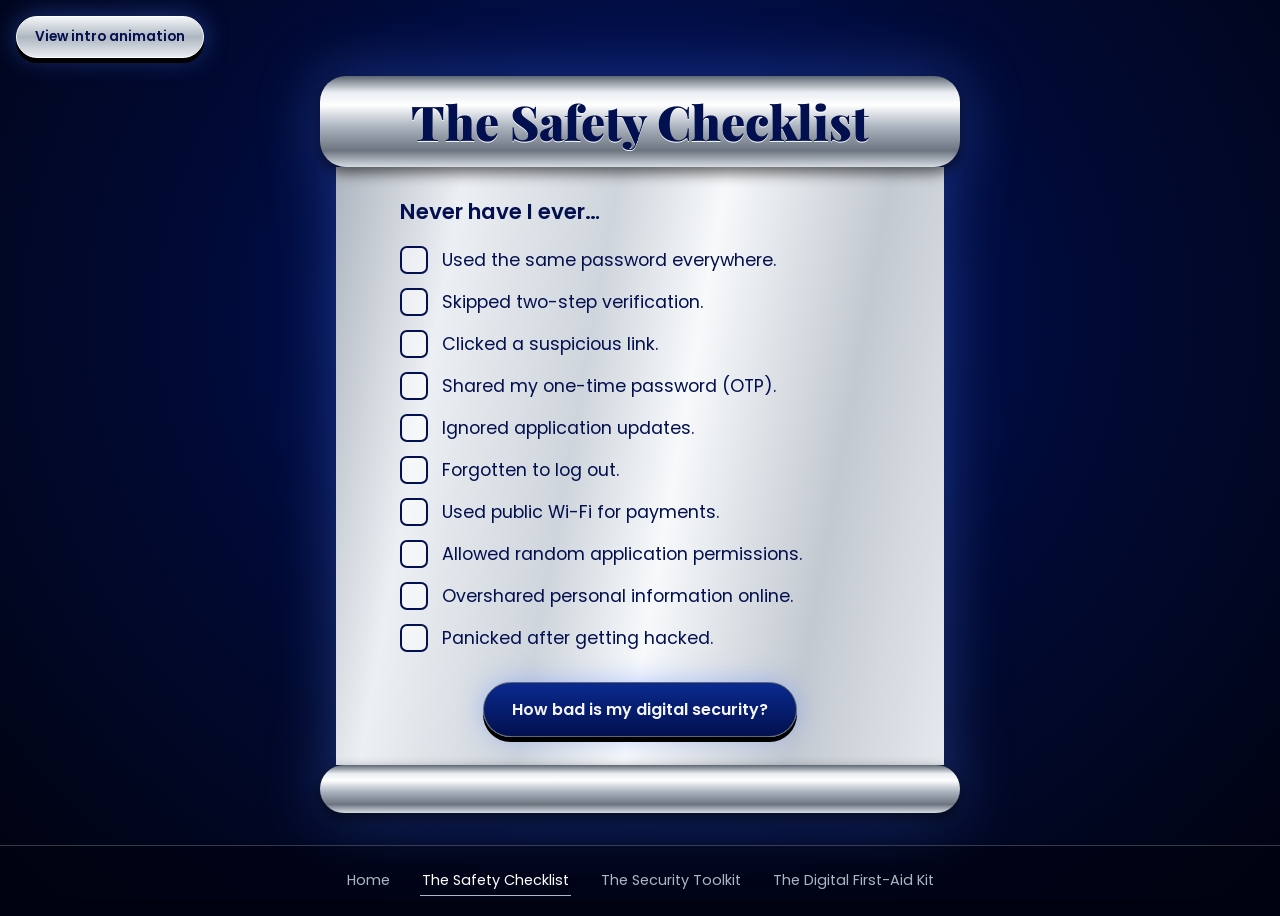
<file: index.html>
<!DOCTYPE html>
<html lang="en">
<head>
  <meta charset="UTF-8">
  <meta name="viewport" content="width=device-width, initial-scale=1">
  <title>The Safety Checklist</title>
  <link rel="preconnect" href="https://fonts.googleapis.com">
  <link rel="preconnect" href="https://fonts.gstatic.com" crossorigin>
  <link href="https://fonts.googleapis.com/css2?family=Playfair+Display:wght@700;900&family=Poppins:wght@400;500;600&display=swap" rel="stylesheet">
  <link rel="stylesheet" href="css/style.css">
</head>
<body>

  <!-- PAGE 1: INTRO (video with sound, then zoom into the broken lock) -->
  <section id="intro" class="stage active">
    <div class="film" id="film">
      <video id="video" src="assets/scroll-film.mp4" playsinline preload="auto"></video>
    </div>
    <button id="skip" class="btn small corner right">Skip intro</button>
    <!-- Only shown if the browser blocks sound autoplay; any click or key starts the video with sound -->
    <p class="hint" id="sound-hint" hidden>Tap anywhere to play with sound</p>
  </section>

  <!-- PAGE 2: CHECKLIST (silver scroll opens) -->
  <section id="checklist" class="stage">
    <button id="replay" class="btn small corner left">View intro animation</button>
    <div class="scroll" id="scroll">
      <div class="roller top"><h1 class="title">The Safety Checklist</h1></div>
      <div class="scroll-body">
        <div class="scroll-inner">
          <h2>Never have I ever…</h2>
          <ul class="items" id="items">
            <li><label><input type="checkbox"><span>Used the same password everywhere.</span></label></li>
            <li><label><input type="checkbox"><span>Skipped two-step verification.</span></label></li>
            <li><label><input type="checkbox"><span>Clicked a suspicious link.</span></label></li>
            <li><label><input type="checkbox"><span>Shared my one-time password (OTP).</span></label></li>
            <li><label><input type="checkbox"><span>Ignored application updates.</span></label></li>
            <li><label><input type="checkbox"><span>Forgotten to log out.</span></label></li>
            <li><label><input type="checkbox"><span>Used public Wi-Fi for payments.</span></label></li>
            <li><label><input type="checkbox"><span>Allowed random application permissions.</span></label></li>
            <li><label><input type="checkbox"><span>Overshared personal information online.</span></label></li>
            <li><label><input type="checkbox"><span>Panicked after getting hacked.</span></label></li>
          </ul>
          <button id="show-results" class="btn dark">How bad is my digital security?</button>
        </div>
      </div>
      <div class="roller bottom"></div>
    </div>
  </section>

  <!-- PAGE 3: RESULTS (filled in by js/main.js) -->
  <section id="results" class="stage">
    <div class="results">
      <h1 class="title silver">The Safety Checklist</h1>
      <p class="score">You got <span id="score">0</span>/10!</p>
      <p>Your digital presence is:</p>
      <p class="verdict silver" id="verdict"></p>
      <ul class="review" id="review"></ul>
      <div class="links">
        <a class="btn" href="toolkit.html">Take a look at The Security Toolkit</a>
        <a class="btn" href="first-aid.html">Take a look at The Digital First-Aid Kit</a>
      </div>
    </div>
  </section>

  <footer class="site-footer">
    <a href="index.html#intro" data-stage="intro">Home</a>
    <a href="index.html#checklist" data-stage="checklist">The Safety Checklist</a>
    <a href="toolkit.html">The Security Toolkit</a>
    <a href="first-aid.html">The Digital First-Aid Kit</a>
  </footer>

  <div id="flash" class="flash"></div>
  <script src="js/main.js"></script>
</body>
</html>
</file>
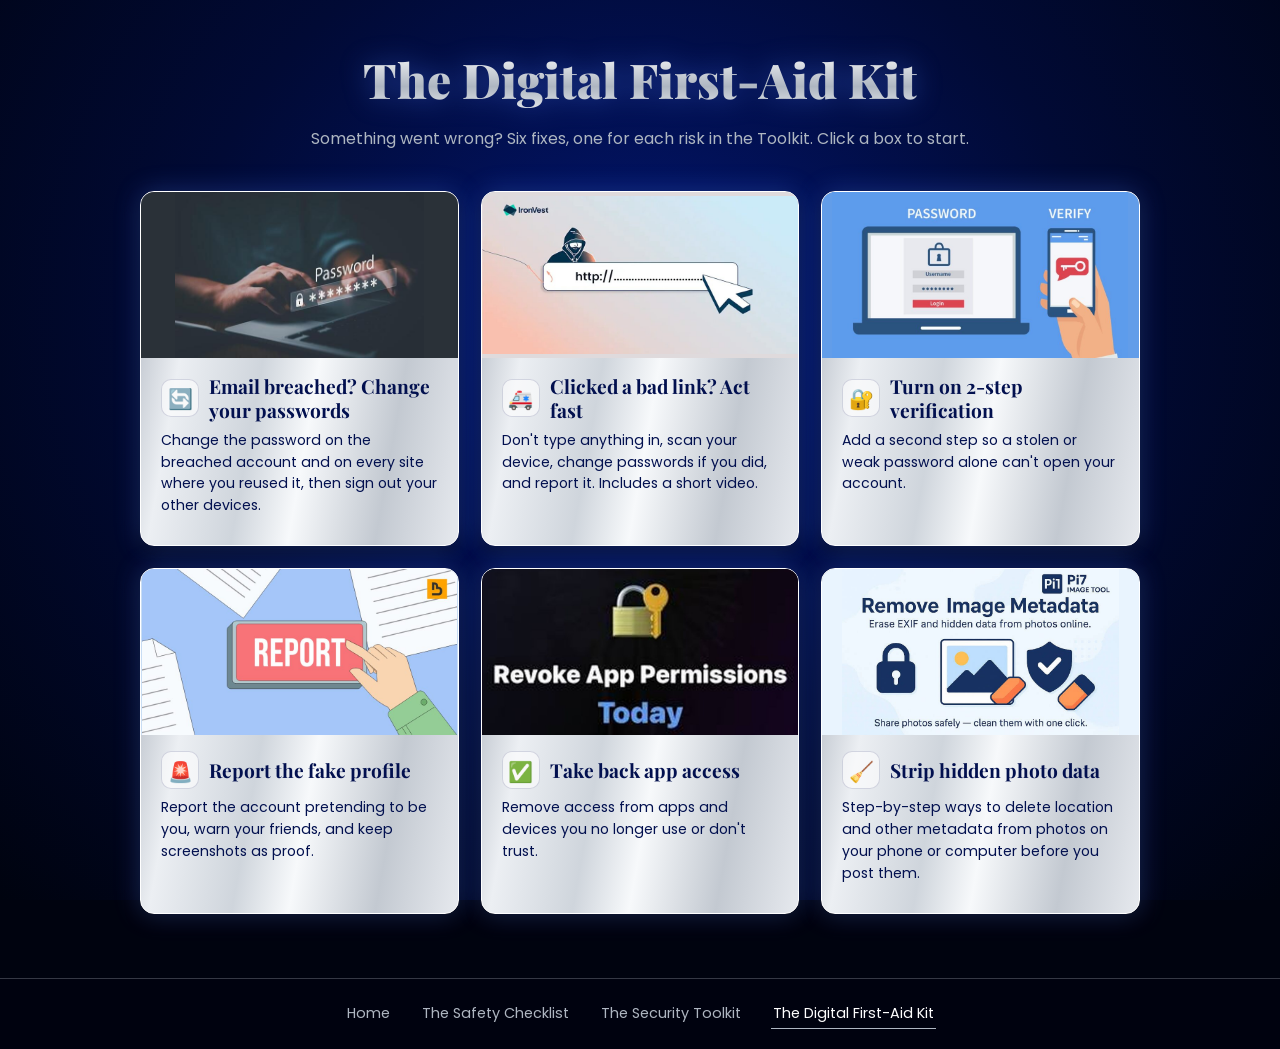
<file: first-aid.html>
<!DOCTYPE html>
<html lang="en">
<head>
  <meta charset="UTF-8">
  <meta name="viewport" content="width=device-width, initial-scale=1">
  <title>The Digital First-Aid Kit</title>
  <link rel="preconnect" href="https://fonts.googleapis.com">
  <link rel="preconnect" href="https://fonts.gstatic.com" crossorigin>
  <link href="https://fonts.googleapis.com/css2?family=Playfair+Display:wght@700;900&family=Poppins:wght@400;500;600&display=swap" rel="stylesheet">
  <link rel="stylesheet" href="css/style.css">
  <style>
/* Silver boxes for toolkit.html and first-aid.html. Uses the tokens and the scroll's exact silver from style.css. */
.cards-page { flex: 1; width: 100%; max-width: 1040px; margin: 0 auto; padding: 48px 20px 64px; text-align: center; }
.cards-sub { margin: 8px 0 40px; color: var(--silver); }
.cards-grid { display: grid; grid-template-columns: repeat(auto-fit, minmax(290px, 1fr)); gap: 22px; text-align: left; }
.card { position: relative; display: flex; flex-direction: column; overflow: hidden; border-radius: 14px; color: var(--navy);
  background: linear-gradient(100deg, #aeb5bf, #eceff3 18%, #cfd5dc 40%, #f7f9fb 55%, #c3c9d1 78%, #e6e9ee);
  border: 1px solid #fff; box-shadow: 0 0 26px rgba(77,125,255,.3), 0 6px 14px rgba(0,0,0,.5);
  transition: transform .15s, box-shadow .15s; scroll-margin-top: 24px; }
.card:hover, .card:focus-within { transform: translateY(-3px); box-shadow: 0 0 34px rgba(77,125,255,.5), 0 10px 20px rgba(0,0,0,.55); }
.card-photo { display: block; width: 100%; aspect-ratio: 5 / 3; object-fit: cover; }
.card-body { padding: 16px 20px 20px; }
.card h2 { display: flex; align-items: center; gap: 10px; margin: 0 0 8px; font-family: "Playfair Display", Georgia, serif; font-size: 1.2rem; line-height: 1.25; }
.emoji { flex: none; display: grid; place-items: center; width: 38px; height: 38px; border-radius: 10px; font-size: 20px;
  background: rgba(255,255,255,.6); box-shadow: inset 0 0 0 1px rgba(2,16,79,.15); }
.card p { margin: 0 0 8px; font-size: .88rem; line-height: 1.55; color: var(--navy); }
.card-tag { font-weight: 600; font-size: .78rem !important; margin-bottom: 6px !important; }
.card-link { color: inherit; text-decoration: none; }
.card-link::after { content: ""; position: absolute; inset: 0; z-index: 1; }  /* whole box is clickable */
.card-link:focus-visible { outline: none; }
.card:has(.card-link:focus-visible) { outline: 3px solid var(--glow); outline-offset: 3px; }
.card-extra { position: relative; z-index: 2; display: inline-block; margin-top: 4px; font-size: .82rem; font-weight: 500; color: var(--navy); text-decoration: underline; text-underline-offset: 3px; }
.card:target { outline: 3px solid var(--glow); outline-offset: 3px; }
.cards-note { margin-top: 40px; font-size: .85rem; color: var(--silver); }

/* Name banners (First-Aid Kit): dark card with the tool's name in a gradient */
.card-banner { container-type: inline-size; display: grid; place-items: center; aspect-ratio: 1200 / 630; padding: 6%;
  position: relative; background: radial-gradient(ellipse at 50% 50%, #021670 0%, #010a35 55%, #00030f 100%); }
.card-banner span { font: italic 600 clamp(1.3rem, 11cqw, 2.6rem)/1.1 "Poppins", system-ui, sans-serif; letter-spacing: -.02em; text-align: center; text-wrap: balance;
  background: linear-gradient(100deg, var(--c1), var(--c2)); -webkit-background-clip: text; background-clip: text; color: transparent; }
.card-banner img { position: absolute; inset: 0; width: 100%; height: 100%; object-fit: contain; }  /* your real image covers the text banner */
  
/* Heading fix: gradient text was clipping the bottom of letters like g */
.cards-page .title { line-height: 1.3; padding-bottom: .15em; }

/* Fix pages: opened with #d-name, shown inside this same page */
.fix { display: none; max-width: 720px; margin: 0 auto; text-align: left; scroll-margin-top: 16px; }
.fix:target { display: block; }
.cards-page:has(.fix:target) .cards-grid, .cards-page:has(.fix:target) .cards-sub { display: none; }
.cards-page:has(.fix:target) .title { margin-bottom: 28px; }
.fix-back { display: inline-block; margin-bottom: 16px; color: var(--silver); text-decoration: none; font-size: .9rem; }
.fix-back:hover { color: #fff; }
.fix .card { transform: none; }
.fix .card-body { padding: 26px 28px 30px; }
.fix h2 { font-size: 1.5rem; margin-bottom: 12px; }
.fix .card p.fix-intro { font-size: 1rem; margin-bottom: 14px; }
.fix-steps { margin: 0 0 22px; padding-left: 1.3em; display: grid; gap: 10px; font-size: .98rem; line-height: 1.55; color: var(--navy); }
.fix-actions { display: flex; flex-wrap: wrap; gap: 12px; margin-bottom: 16px; }
.fix .card p.fix-note { font-size: .85rem; margin: 0; }
.fix-note a { color: var(--navy); font-weight: 500; }
.fix-actions .btn { min-width: 0; }

/* First-Aid banners: illustration above the name */
.card-banner { display: flex; flex-direction: column; align-items: center; justify-content: center; gap: 10px; padding: 4%; }
.card-banner svg { width: clamp(44px, 22cqw, 84px); height: auto; flex: none; color: #cfe0ff; filter: drop-shadow(0 0 10px rgba(77,125,255,.85)); }
.card-banner span { font-size: clamp(1rem, 7.5cqw, 1.7rem); }
</style>
</head>
<body>
    <main class="cards-page">
    <h1 class="title silver">The Digital First-Aid Kit</h1>
    <p class="cards-sub">Something went wrong? Six fixes, one for each risk in the Toolkit. Click a box to start.</p>
    <div class="cards-grid" id="fixes">
      <article class="card" id="fix-breach">
        <div class="card-banner" aria-hidden="true" style="background:#2a3138"><img src="[data-uri]" alt=""></div>
        <div class="card-body">
          <h2><span class="emoji" aria-hidden="true">🔄</span><a class="card-link" href="#d-breach">Email breached? Change your passwords</a></h2>
          <p>Change the password on the breached account and on every site where you reused it, then sign out your other devices.</p>
        </div>
      </article>
      <article class="card" id="fix-phishing">
        <div class="card-banner" aria-hidden="true" style="background:#dfdadc"><img src="[data-uri]" alt=""></div>
        <div class="card-body">
          <h2><span class="emoji" aria-hidden="true">🚑</span><a class="card-link" href="#d-phishing">Clicked a bad link? Act fast</a></h2>
          <p>Don&#x27;t type anything in, scan your device, change passwords if you did, and report it. Includes a short video.</p>
        </div>
      </article>
      <article class="card" id="fix-password">
        <div class="card-banner" aria-hidden="true" style="background:#629de9"><img src="[data-uri]" alt=""></div>
        <div class="card-body">
          <h2><span class="emoji" aria-hidden="true">🔐</span><a class="card-link" href="#d-password">Turn on 2-step verification</a></h2>
          <p>Add a second step so a stolen or weak password alone can&#x27;t open your account.</p>
        </div>
      </article>
      <article class="card" id="fix-social">
        <div class="card-banner" aria-hidden="true" style="background:#c8ddf4"><img src="[data-uri]" alt=""></div>
        <div class="card-body">
          <h2><span class="emoji" aria-hidden="true">🚨</span><a class="card-link" href="#d-social">Report the fake profile</a></h2>
          <p>Report the account pretending to be you, warn your friends, and keep screenshots as proof.</p>
        </div>
      </article>
      <article class="card" id="fix-apps">
        <div class="card-banner" aria-hidden="true" style="background:#0f0b18"><img src="[data-uri]" alt=""></div>
        <div class="card-body">
          <h2><span class="emoji" aria-hidden="true">✅</span><a class="card-link" href="#d-apps">Take back app access</a></h2>
          <p>Remove access from apps and devices you no longer use or don&#x27;t trust.</p>
        </div>
      </article>
      <article class="card" id="fix-photo">
        <div class="card-banner" aria-hidden="true" style="background:#e9f4fe"><img src="[data-uri]" alt=""></div>
        <div class="card-body">
          <h2><span class="emoji" aria-hidden="true">🧹</span><a class="card-link" href="#d-photo">Strip hidden photo data</a></h2>
          <p>Step-by-step ways to delete location and other metadata from photos on your phone or computer before you post them.</p>
        </div>
      </article>
    </div>
    <section class="fix" id="d-breach">
      <a class="fix-back" href="#fixes">&larr; All fixes</a>
      <div class="card"><div class="card-body">
        <h2><span class="emoji" aria-hidden="true">🔄</span>Email breached? Change your passwords</h2>
        <p class="fix-intro">Someone may have your email address or password. Work through these steps in order, starting now.</p>
        <ol class="fix-steps"><li>On a device you trust, change the password of the breached account. Use a long, unique one, such as four random words.</li><li>Change the password on every other site where you used the same one. Start with banking, other email accounts and shopping.</li><li>Sign out of all other devices. In a Google account: Security, then Your devices, then Sign out.</li><li>Turn on 2-step verification so a stolen password alone is not enough (see the 2-step verification box).</li><li>Check your email settings for forwarding rules, a changed recovery email or a changed phone number. Attackers often add these.</li><li>Expect phishing emails now. If card or bank details were involved, call your bank.</li></ol>
        <div class="fix-actions"><a class="btn small" href="https://support.google.com/accounts/answer/41078" target="_blank" rel="noopener">Google: change your password</a><a class="btn small" href="https://haveibeenpwned.com/" target="_blank" rel="noopener">Check what leaked: Have I Been Pwned</a><a class="btn small dark" href="https://www.youtube.com/results?search_query=how+to+secure+hacked+email+account" target="_blank" rel="noopener">Watch a video</a></div>
      <p class="fix-note">The tools for this are in the Toolkit. <a href="toolkit.html#t-breach">Open: Personal Data Breach Checker</a></p>
      </div></div>
    </section>
    <section class="fix" id="d-phishing">
      <a class="fix-back" href="#fixes">&larr; All fixes</a>
      <div class="card"><div class="card-body">
        <h2><span class="emoji" aria-hidden="true">🚑</span>Clicked a bad link? Act fast</h2>
        <p class="fix-intro">Speed matters most in the first hour. Do these in order.</p>
        <ol class="fix-steps"><li>Close the page. Do not type anything into it or tap anything else.</li><li>If you downloaded a file, do not open it. Delete it and run a scan with Google Play Protect or Windows Security.</li><li>If you entered a password, change it now from a different device, then turn on 2-step verification.</li><li>If you shared an OTP or card or bank details, call your bank at once and block the card. In India you can also call the cyber fraud helpline 1930.</li><li>Report it at the Cyber Crime Portal and to the service that was imitated. Keep screenshots of the message and link.</li></ol>
        <div class="fix-actions"><a class="btn small" href="https://cybercrime.gov.in/" target="_blank" rel="noopener">Report: Cyber Crime Portal (India, 1930)</a><a class="btn small" href="https://www.cisa.gov/secure-our-world/recognize-and-report-phishing" target="_blank" rel="noopener">CISA: recognize and report phishing</a><a class="btn small dark" href="https://www.youtube.com/results?search_query=what+to+do+after+clicking+a+phishing+link" target="_blank" rel="noopener">Watch a video</a></div>
      <p class="fix-note">The tools for this are in the Toolkit. <a href="toolkit.html#t-phishing">Open: Phishing and Malicious URL Detector</a></p>
      </div></div>
    </section>
    <section class="fix" id="d-password">
      <a class="fix-back" href="#fixes">&larr; All fixes</a>
      <div class="card"><div class="card-body">
        <h2><span class="emoji" aria-hidden="true">🔐</span>Turn on 2-step verification</h2>
        <p class="fix-intro">A second step means a stolen or weak password alone cannot open your account. Menus can look a little different on your phone.</p>
        <ol class="fix-steps"><li>Open your Google account, go to Security, then 2-Step Verification, and choose Get started.</li><li>Sign in again, then add a second step. An authenticator app or a passkey is safer than text messages.</li><li>Save your backup codes somewhere safe that is not your email.</li><li>Repeat for your other accounts. On Instagram: Settings, then Accounts Center, then Password and security, then Two-factor authentication.</li><li>Use the directory below to find the setting on other sites.</li></ol>
        <div class="fix-actions"><a class="btn small" href="https://support.google.com/accounts/answer/185839?hl=en" target="_blank" rel="noopener">Google: turn on 2-step verification</a><a class="btn small" href="https://2fa.directory/" target="_blank" rel="noopener">Find it for other sites: 2FA Directory</a><a class="btn small dark" href="https://www.youtube.com/results?search_query=how+to+set+up+two+step+verification" target="_blank" rel="noopener">Watch a video</a></div>
      <p class="fix-note">The tools for this are in the Toolkit. <a href="toolkit.html#t-password">Open: Password Security Audit</a></p>
      </div></div>
    </section>
    <section class="fix" id="d-social">
      <a class="fix-back" href="#fixes">&larr; All fixes</a>
      <div class="card"><div class="card-body">
        <h2><span class="emoji" aria-hidden="true">🚨</span>Report the fake profile</h2>
        <p class="fix-intro">Someone is pretending to be you. Collect proof first, then report.</p>
        <ol class="fix-steps"><li>Take screenshots of the fake profile, its username and its link, and of any messages it sent.</li><li>Report it in the app. On Instagram: open the profile, tap the three dots, then Report, then choose that it is pretending to be someone.</li><li>Tell your friends and followers it is not you, and ask them to report it too.</li><li>If it is using your photos to scam people or asks for money, file a complaint at the Cyber Crime Portal (helpline 1930).</li><li>Set your own account to private and check who can tag you.</li></ol>
        <div class="fix-actions"><a class="btn small" href="https://help.instagram.com/contact/636276399721841" target="_blank" rel="noopener">Instagram: report an impersonation account</a><a class="btn small" href="https://cybercrime.gov.in/" target="_blank" rel="noopener">File a complaint: Cyber Crime Portal</a><a class="btn small dark" href="https://www.youtube.com/results?search_query=how+to+report+fake+instagram+account+impersonation" target="_blank" rel="noopener">Watch a video</a></div>
      <p class="fix-note">The tools for this are in the Toolkit. <a href="toolkit.html#t-social">Open: Social Media Privacy and Impersonation Checker</a></p>
      </div></div>
    </section>
    <section class="fix" id="d-apps">
      <a class="fix-back" href="#fixes">&larr; All fixes</a>
      <div class="card"><div class="card-body">
        <h2><span class="emoji" aria-hidden="true">✅</span>Take back app access</h2>
        <p class="fix-intro">Apps and devices you forgot about can still see your data. Remove what you do not need.</p>
        <ol class="fix-steps"><li>On Android, open Settings, then Privacy, then Permission manager. Look at Camera, Microphone, Location and Photos.</li><li>Switch off anything an app does not need, or set it to Only while using the app.</li><li>On an iPhone, open Settings, then Privacy and Security, and review each permission. Safety Check lets you reset access in one go.</li><li>In your Google account, open the Security Checkup and remove third-party apps and devices you no longer use or recognise.</li><li>Uninstall apps you do not use.</li></ol>
        <div class="fix-actions"><a class="btn small" href="https://myaccount.google.com/security-checkup" target="_blank" rel="noopener">Google Security Checkup</a><a class="btn small" href="https://support.google.com/android/answer/9431959" target="_blank" rel="noopener">Android: change app permissions</a><a class="btn small" href="https://support.apple.com/en-in/guide/personal-safety/welcome/web" target="_blank" rel="noopener">iPhone: Safety Check</a><a class="btn small dark" href="https://www.youtube.com/results?search_query=how+to+check+app+permissions+android+iphone" target="_blank" rel="noopener">Watch a video</a></div>
      <p class="fix-note">The tools for this are in the Toolkit. <a href="toolkit.html#t-apps">Open: App Permission and Privacy Auditor</a></p>
      </div></div>
    </section>
    <section class="fix" id="d-photo">
      <a class="fix-back" href="#fixes">&larr; All fixes</a>
      <div class="card"><div class="card-body">
        <h2><span class="emoji" aria-hidden="true">🧹</span>Strip hidden photo data</h2>
        <p class="fix-intro">Photos can carry your location, the time and your device. Remove it before you post.</p>
        <ol class="fix-steps"><li>iPhone: open the photo, tap Share, then Options, and switch Location off before sending.</li><li>Android: in Google Photos open the photo, swipe up for details and remove the location.</li><li>Windows: right-click the file, choose Properties, then Details, then Remove Properties and Personal Information.</li><li>Mac: open the photo in Preview, choose Tools, then Show Inspector, then the GPS tab, and remove the location info.</li><li>Check the result with the Photo Metadata checker in the Security Toolkit. Turn off location tagging in your camera settings.</li></ol>
        <div class="fix-actions"><a class="btn small" href="https://beebom.com/delete-metadata-from-photos-before-posting-online/" target="_blank" rel="noopener">Step-by-step guide (Beebom)</a><a class="btn small" href="https://www.verexif.com/" target="_blank" rel="noopener">Verexif metadata remover</a><a class="btn small dark" href="https://www.youtube.com/results?search_query=how+to+remove+metadata+from+photos+phone" target="_blank" rel="noopener">Watch a video</a></div>
      <p class="fix-note">The tools for this are in the Toolkit. <a href="toolkit.html#t-photo">Open: Photo Metadata Privacy Checker</a></p>
      </div></div>
    </section>
  </main>
  <footer class="site-footer">
    <a href="index.html#intro">Home</a>
    <a href="index.html#checklist">The Safety Checklist</a>
    <a href="toolkit.html">The Security Toolkit</a>
    <a href="first-aid.html" aria-current="page">The Digital First-Aid Kit</a>
  </footer>
</body>
</html>
</file>
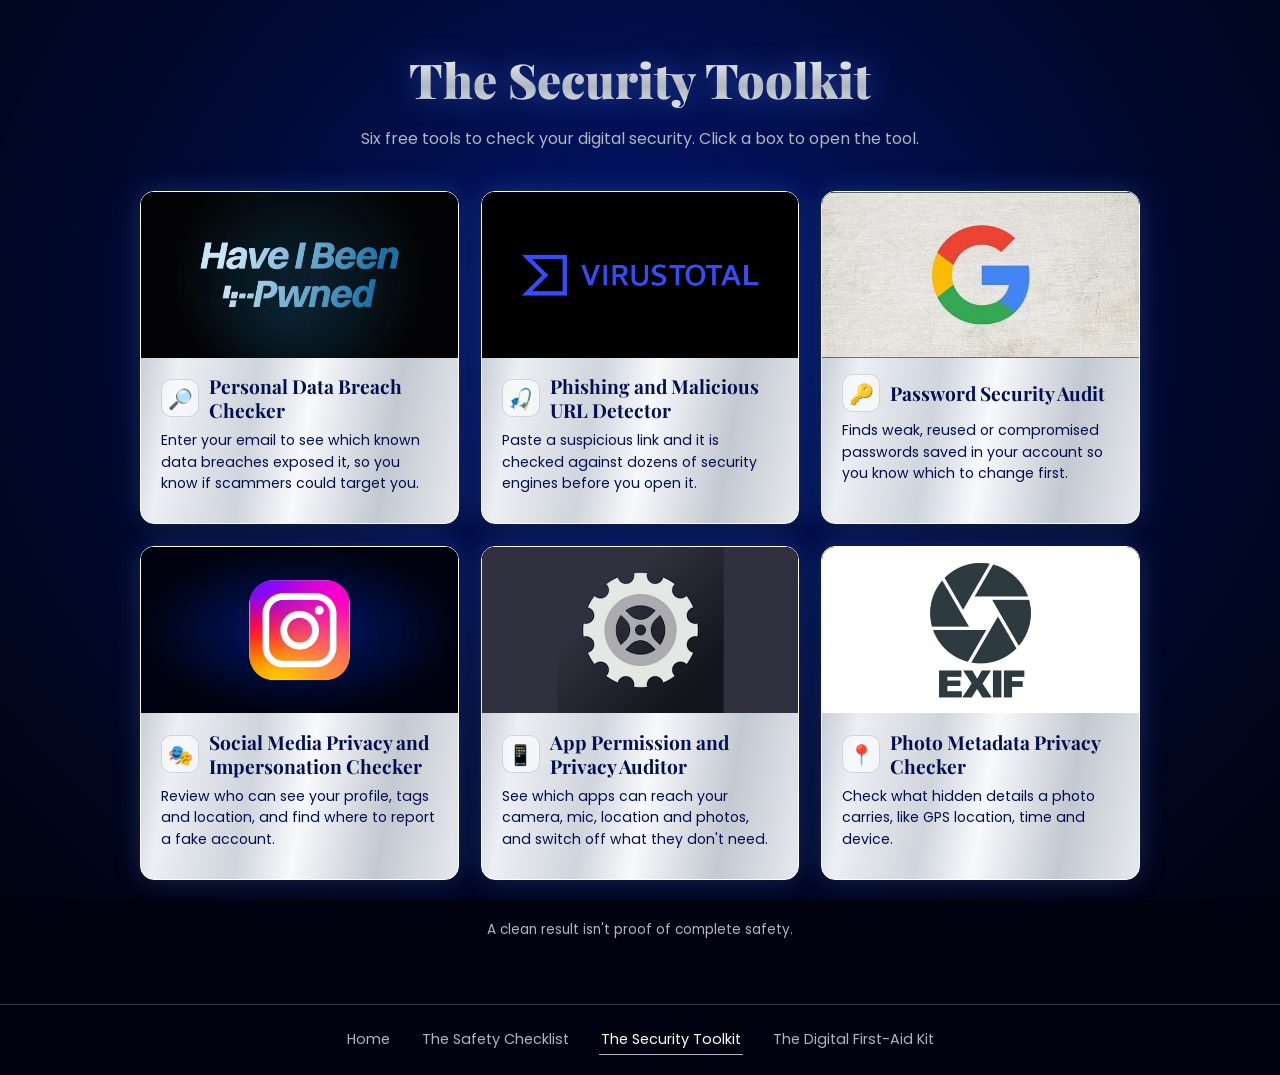
<file: toolkit.html>
<!DOCTYPE html>
<html lang="en">
<head>
  <meta charset="UTF-8">
  <meta name="viewport" content="width=device-width, initial-scale=1">
  <title>The Security Toolkit</title>
  <link rel="preconnect" href="https://fonts.googleapis.com">
  <link rel="preconnect" href="https://fonts.gstatic.com" crossorigin>
  <link href="https://fonts.googleapis.com/css2?family=Playfair+Display:wght@700;900&family=Poppins:wght@400;500;600&display=swap" rel="stylesheet">
  <link rel="stylesheet" href="css/style.css">
  <style>
/* Silver boxes for toolkit.html and first-aid.html. Uses the tokens and the scroll's exact silver from style.css. */
.cards-page { flex: 1; width: 100%; max-width: 1040px; margin: 0 auto; padding: 48px 20px 64px; text-align: center; }
.cards-sub { margin: 8px 0 40px; color: var(--silver); }
.cards-grid { display: grid; grid-template-columns: repeat(auto-fit, minmax(290px, 1fr)); gap: 22px; text-align: left; }
.card { position: relative; display: flex; flex-direction: column; overflow: hidden; border-radius: 14px; color: var(--navy);
  background: linear-gradient(100deg, #aeb5bf, #eceff3 18%, #cfd5dc 40%, #f7f9fb 55%, #c3c9d1 78%, #e6e9ee);
  border: 1px solid #fff; box-shadow: 0 0 26px rgba(77,125,255,.3), 0 6px 14px rgba(0,0,0,.5);
  transition: transform .15s, box-shadow .15s; scroll-margin-top: 24px; }
.card:hover, .card:focus-within { transform: translateY(-3px); box-shadow: 0 0 34px rgba(77,125,255,.5), 0 10px 20px rgba(0,0,0,.55); }
.card-photo { display: block; width: 100%; aspect-ratio: 5 / 3; object-fit: cover; }
.card-body { padding: 16px 20px 20px; }
.card h2 { display: flex; align-items: center; gap: 10px; margin: 0 0 8px; font-family: "Playfair Display", Georgia, serif; font-size: 1.2rem; line-height: 1.25; }
.emoji { flex: none; display: grid; place-items: center; width: 38px; height: 38px; border-radius: 10px; font-size: 20px;
  background: rgba(255,255,255,.6); box-shadow: inset 0 0 0 1px rgba(2,16,79,.15); }
.card p { margin: 0 0 8px; font-size: .88rem; line-height: 1.55; color: var(--navy); }
.card-tag { font-weight: 600; font-size: .78rem !important; margin-bottom: 6px !important; }
.card-link { color: inherit; text-decoration: none; }
.card-link::after { content: ""; position: absolute; inset: 0; z-index: 1; }  /* whole box is clickable */
.card-link:focus-visible { outline: none; }
.card:has(.card-link:focus-visible) { outline: 3px solid var(--glow); outline-offset: 3px; }
.card-extra { position: relative; z-index: 2; display: inline-block; margin-top: 4px; font-size: .82rem; font-weight: 500; color: var(--navy); text-decoration: underline; text-underline-offset: 3px; }
.card:target { outline: 3px solid var(--glow); outline-offset: 3px; }
.cards-note { margin-top: 40px; font-size: .85rem; color: var(--silver); }

/* Name banners (First-Aid Kit): dark card with the tool's name in a gradient */
.card-banner { container-type: inline-size; display: grid; place-items: center; aspect-ratio: 1200 / 630; padding: 6%;
  position: relative; background: radial-gradient(ellipse at 50% 50%, #021670 0%, #010a35 55%, #00030f 100%); }
.card-banner span { font: italic 600 clamp(1.3rem, 11cqw, 2.6rem)/1.1 "Poppins", system-ui, sans-serif; letter-spacing: -.02em; text-align: center; text-wrap: balance;
  background: linear-gradient(100deg, var(--c1), var(--c2)); -webkit-background-clip: text; background-clip: text; color: transparent; }
.card-banner img { position: absolute; inset: 0; width: 100%; height: 100%; object-fit: contain; background: #000; }  /* your real image covers the text banner */
  
/* Heading fix: gradient text was clipping the bottom of letters like g */
.cards-page .title { line-height: 1.3; padding-bottom: .15em; }


/* Tool pages: opened with #t-name, shown inside this same page */
.fix { display: none; max-width: 720px; margin: 0 auto; text-align: left; scroll-margin-top: 16px; }
.fix:target { display: block; }
.cards-page:has(.fix:target) .cards-grid, .cards-page:has(.fix:target) .cards-sub, .cards-page:has(.fix:target) .cards-note { display: none; }
.cards-page:has(.fix:target) .title { margin-bottom: 28px; }
.fix-back { display: inline-block; margin-bottom: 16px; color: var(--silver); text-decoration: none; font-size: .9rem; }
.fix-back:hover { color: #fff; }
.fix .card { transform: none; }
.fix .card-body { padding: 26px 28px 30px; }
.fix h2 { font-size: 1.5rem; margin-bottom: 12px; }
.fix .card p.fix-intro { font-size: 1rem; margin-bottom: 14px; }
.fix-steps { margin: 0 0 22px; padding-left: 1.3em; display: grid; gap: 10px; font-size: .98rem; line-height: 1.55; color: var(--navy); }
.fix-actions { display: flex; flex-wrap: wrap; gap: 12px; margin-bottom: 16px; }
.fix-actions .btn { min-width: 0; }
.fix .card p.fix-note { font-size: .85rem; margin: 0; }
.fix-note a { color: var(--navy); font-weight: 500; }
</style>
</head>
<body>
  <main class="cards-page">
    <h1 class="title silver">The Security Toolkit</h1>
    <p class="cards-sub">Six free tools to check your digital security. Click a box to open the tool.</p>
    <div class="cards-grid" id="tools">
      <article class="card" id="check-breach">
        <div class="card-banner" aria-hidden="true"><span>Have I Been Pwned</span><img src="[data-uri]" alt=""></div>
        <div class="card-body">
          <h2><span class="emoji" aria-hidden="true">🔎</span><a class="card-link" href="#t-breach">Personal Data Breach Checker</a></h2>
          <p>Enter your email to see which known data breaches exposed it, so you know if scammers could target you.</p>
        </div>
      </article>
      <article class="card" id="check-phishing">
        <div class="card-banner" aria-hidden="true"><span>VirusTotal</span><img src="[data-uri]" alt=""></div>
        <div class="card-body">
          <h2><span class="emoji" aria-hidden="true">🎣</span><a class="card-link" href="#t-phishing">Phishing and Malicious URL Detector</a></h2>
          <p>Paste a suspicious link and it is checked against dozens of security engines before you open it.</p>
        </div>
      </article>
      <article class="card" id="check-password">
        <div class="card-banner" aria-hidden="true"><span>Google Password Checkup</span><img src="[data-uri]" alt=""></div>
        <div class="card-body">
          <h2><span class="emoji" aria-hidden="true">🔑</span><a class="card-link" href="#t-password">Password Security Audit</a></h2>
          <p>Finds weak, reused or compromised passwords saved in your account so you know which to change first.</p>
        </div>
      </article>
      <article class="card" id="check-social">
        <div class="card-banner" aria-hidden="true"><span>Instagram Help Centre</span><img src="[data-uri]" alt=""></div>
        <div class="card-body">
          <h2><span class="emoji" aria-hidden="true">🎭</span><a class="card-link" href="#t-social">Social Media Privacy and Impersonation Checker</a></h2>
          <p>Review who can see your profile, tags and location, and find where to report a fake account.</p>
        </div>
      </article>
      <article class="card" id="check-apps">
        <div class="card-banner" aria-hidden="true"><span>App Permissions</span><img src="[data-uri]" alt=""></div>
        <div class="card-body">
          <h2><span class="emoji" aria-hidden="true">📱</span><a class="card-link" href="#t-apps">App Permission and Privacy Auditor</a></h2>
          <p>See which apps can reach your camera, mic, location and photos, and switch off what they don&#x27;t need.</p>
        </div>
      </article>
      <article class="card" id="check-photo">
        <div class="card-banner" aria-hidden="true"><span>Verexif</span><img src="[data-uri]" alt=""></div>
        <div class="card-body">
          <h2><span class="emoji" aria-hidden="true">📍</span><a class="card-link" href="#t-photo">Photo Metadata Privacy Checker</a></h2>
          <p>Check what hidden details a photo carries, like GPS location, time and device.</p>
        </div>
      </article>
    </div>
    <section class="fix" id="t-breach">
      <a class="fix-back" href="#tools">&larr; All tools</a>
      <div class="card"><div class="card-body">
        <h2><span class="emoji" aria-hidden="true">🔎</span>Personal Data Breach Checker</h2>
        <p class="fix-intro">Have I Been Pwned tells you which known data breaches included your email address.</p>
        <ol class="fix-steps"><li>Open Have I Been Pwned.</li><li>Type your email address and press the search button.</li><li>Read the list of breaches and which details leaked, such as passwords or phone numbers.</li><li>If your email is listed, change that password now and follow the fix in the First-Aid Kit.</li><li>Check every email address you use, not just one.</li></ol>
        <div class="fix-actions"><a class="btn small" href="https://haveibeenpwned.com/" target="_blank" rel="noopener">Open Have I Been Pwned</a><a class="btn small dark" href="https://monitor.mozilla.org/" target="_blank" rel="noopener">Or try Mozilla Monitor</a></div>
        <p class="fix-note">The tool is on its own website, so its button opens in a new tab. Found a problem? <a href="first-aid.html#d-breach">See the fix: Email breached? Change your passwords</a></p>
      </div></div>
    </section>
    <section class="fix" id="t-phishing">
      <a class="fix-back" href="#tools">&larr; All tools</a>
      <div class="card"><div class="card-body">
        <h2><span class="emoji" aria-hidden="true">🎣</span>Phishing and Malicious URL Detector</h2>
        <p class="fix-intro">VirusTotal checks a link against dozens of security engines before you open it.</p>
        <ol class="fix-steps"><li>Do not open the suspicious link. Copy it instead: press and hold on a phone, or right-click and choose Copy link address on a computer.</li><li>Open VirusTotal, choose the URL tab and paste the link.</li><li>Press Enter and wait for the result.</li><li>Read how many engines flagged the link. Any warning means you should stay away from it.</li><li>You can also look the site up in Google Safe Browsing.</li></ol>
        <div class="fix-actions"><a class="btn small" href="https://www.virustotal.com/" target="_blank" rel="noopener">Open VirusTotal</a><a class="btn small dark" href="https://transparencyreport.google.com/safe-browsing/search" target="_blank" rel="noopener">Google Safe Browsing site status</a></div>
        <p class="fix-note">The tool is on its own website, so its button opens in a new tab. Found a problem? <a href="first-aid.html#d-phishing">See the fix: Clicked a bad link? Act fast</a></p>
      </div></div>
    </section>
    <section class="fix" id="t-password">
      <a class="fix-back" href="#tools">&larr; All tools</a>
      <div class="card"><div class="card-body">
        <h2><span class="emoji" aria-hidden="true">🔑</span>Password Security Audit</h2>
        <p class="fix-intro">Google Password Checkup finds weak, reused or compromised passwords saved in your Google account.</p>
        <ol class="fix-steps"><li>Open Google Password Manager and sign in.</li><li>Choose Checkup.</li><li>See which passwords are weak, reused or exposed in a breach.</li><li>Change the riskiest ones first, starting with email and banking.</li><li>Consider a password manager such as Bitwarden to keep a different password for every site.</li></ol>
        <div class="fix-actions"><a class="btn small" href="https://passwords.google.com/" target="_blank" rel="noopener">Open Google Password Checkup</a><a class="btn small dark" href="https://bitwarden.com/" target="_blank" rel="noopener">Bitwarden password manager</a></div>
        <p class="fix-note">The tool is on its own website, so its button opens in a new tab. Found a problem? <a href="first-aid.html#d-password">See the fix: Turn on 2-step verification</a></p>
      </div></div>
    </section>
    <section class="fix" id="t-social">
      <a class="fix-back" href="#tools">&larr; All tools</a>
      <div class="card"><div class="card-body">
        <h2><span class="emoji" aria-hidden="true">🎭</span>Social Media Privacy and Impersonation Checker</h2>
        <p class="fix-intro">Review who can see your profile, tags and location, and find where to report a fake account.</p>
        <ol class="fix-steps"><li>Open the Instagram Help Centre, or the Facebook Help Centre if you use Facebook.</li><li>In your account settings, make your profile private and check who can tag or mention you.</li><li>Hide your activity status and location where you can.</li><li>Search your own name and username to see if a fake profile exists.</li><li>If you find one, follow the fix in the First-Aid Kit.</li></ol>
        <div class="fix-actions"><a class="btn small" href="https://help.instagram.com/" target="_blank" rel="noopener">Open Instagram Help Centre</a><a class="btn small dark" href="https://www.facebook.com/help" target="_blank" rel="noopener">Facebook Help Centre</a></div>
        <p class="fix-note">The tool is on its own website, so its button opens in a new tab. Found a problem? <a href="first-aid.html#d-social">See the fix: Report the fake profile</a></p>
      </div></div>
    </section>
    <section class="fix" id="t-apps">
      <a class="fix-back" href="#tools">&larr; All tools</a>
      <div class="card"><div class="card-body">
        <h2><span class="emoji" aria-hidden="true">📱</span>App Permission and Privacy Auditor</h2>
        <p class="fix-intro">See which apps can reach your camera, microphone, location and photos, and switch off what they do not need.</p>
        <ol class="fix-steps"><li>On Android, open Settings, then Privacy, then Permission manager.</li><li>On an iPhone, open Settings, then Privacy and Security. Safety Check can reset access in one go.</li><li>Look at Camera, Microphone, Location and Photos first.</li><li>Switch off anything an app does not need, or set it to only while you use the app.</li><li>Uninstall apps you no longer use.</li></ol>
        <div class="fix-actions"><a class="btn small" href="https://support.google.com/android/answer/9431959" target="_blank" rel="noopener">Android: change app permissions</a><a class="btn small dark" href="https://support.apple.com/en-in/guide/personal-safety/welcome/web" target="_blank" rel="noopener">iPhone: Safety Check</a></div>
        <p class="fix-note">The tool is on its own website, so its button opens in a new tab. Found a problem? <a href="first-aid.html#d-apps">See the fix: Take back app access</a></p>
      </div></div>
    </section>
    <section class="fix" id="t-photo">
      <a class="fix-back" href="#tools">&larr; All tools</a>
      <div class="card"><div class="card-body">
        <h2><span class="emoji" aria-hidden="true">📍</span>Photo Metadata Privacy Checker</h2>
        <p class="fix-intro">Check what hidden details a photo carries, like GPS location, the time and your device.</p>
        <ol class="fix-steps"><li>Open the metadata viewer.</li><li>Upload a photo from your device, or paste the web address of a photo.</li><li>Look for GPS location, the date and time, and the camera or phone model.</li><li>If you see a location, remove it before you post the photo.</li><li>Verexif can strip the metadata for you.</li></ol>
        <div class="fix-actions"><a class="btn small" href="https://exif.regex.info/exif.cgi" target="_blank" rel="noopener">Open the metadata viewer</a><a class="btn small dark" href="https://www.verexif.com/" target="_blank" rel="noopener">Verexif metadata remover</a></div>
        <p class="fix-note">The tool is on its own website, so its button opens in a new tab. Found a problem? <a href="first-aid.html#d-photo">See the fix: Strip hidden photo data</a></p>
      </div></div>
    </section>
    <p class="cards-note">A clean result isn't proof of complete safety.</p>
  </main>
  <footer class="site-footer">
    <a href="index.html#intro">Home</a>
    <a href="index.html#checklist">The Safety Checklist</a>
    <a href="toolkit.html" aria-current="page">The Security Toolkit</a>
    <a href="first-aid.html">The Digital First-Aid Kit</a>
  </footer>
</body>
</html>
</file>
<file: css/style.css>
/* ===== Tokens: blue, black, silver. Edit colours here. ===== */
:root {
  --black: #00030f;
  --navy: #02104f;
  --blue: #0a2a8f;
  --glow: #4d7dff;
  --rose-gold: #e8b4a8;
  --silver-light: #f4f6f9;
  --silver: #aeb6c1;
  --silver-dark: #5d6672;
}

* { box-sizing: border-box; margin: 0; }
html { background: var(--black); }
body {
  display: flex; flex-direction: column;
  min-height: 100dvh;
  font-family: "Poppins", system-ui, sans-serif;
  color: var(--silver-light);
  background: radial-gradient(ellipse at 50% 35%, #021670 0%, #010a35 50%, var(--black) 100%) fixed;
}

/* ===== Shared pieces ===== */
.title { font-family: "Playfair Display", Georgia, serif; font-weight: 900; font-size: clamp(1.8rem, 6vw, 3rem); line-height: 1.15; text-align: center; }
.silver { background: linear-gradient(180deg, #fff 0%, var(--silver) 55%, var(--silver-light) 100%); -webkit-background-clip: text; background-clip: text; color: transparent; filter: drop-shadow(0 0 14px rgba(77,125,255,.45)); }

.btn {
  position: relative; overflow: hidden; display: inline-block; cursor: pointer; text-decoration: none; text-align: center;
  font: 600 1rem "Poppins", sans-serif; color: var(--navy);
  padding: 14px 28px; border-radius: 999px; border: 1px solid #fff;
  background: linear-gradient(180deg, var(--silver-light), var(--silver) 50%, #e8ebef);
  box-shadow: 0 5px 0 #000, 0 0 26px rgba(77,125,255,.4);
  transition: transform .15s, box-shadow .15s;
}
.btn::after { content: ""; position: absolute; inset: 0; background: linear-gradient(105deg, transparent 35%, rgba(255,255,255,.8) 50%, transparent 65%); transform: translateX(-120%); transition: transform .7s; }
.btn:hover::after { transform: translateX(120%); }
.btn:hover { transform: translateY(-2px); }
.btn:active { transform: translateY(3px); box-shadow: 0 2px 0 #000, 0 0 26px rgba(77,125,255,.4); }
.btn.dark { color: var(--silver-light); border-color: var(--silver-dark); background: linear-gradient(180deg, var(--blue), var(--navy)); }
.btn:focus-visible, .link:focus-visible, input:focus-visible { outline: 3px solid var(--glow); outline-offset: 3px; }
.link { background: none; border: 0; color: var(--silver); font: 400 .9rem "Poppins", sans-serif; text-decoration: underline; cursor: pointer; }

/* ===== Stages (one visible at a time) ===== */
.stage { display: none; position: relative; padding: 32px 16px; place-items: center; }
.stage.active { display: grid; flex: 1; animation: fade .8s ease; }
@keyframes fade { from { opacity: 0; } }

/* ===== 1. Intro ===== */
#intro { position: fixed; inset: 0; padding: 0; background: #000; overflow: hidden; z-index: 5; }
.film { width: 100vw; aspect-ratio: 16 / 9; transform-origin: 50% 50%; }  /* full screen width; zoom aims at the middle */
.film video { display: block; width: 100%; height: 100%; object-fit: cover; }
.film.zoom { transform: scale(18); transition: transform .2s cubic-bezier(.7, 0, 1, .5); }  /* quick zap-zoom; keep ZOOM_MS in sync */
.film { will-change: transform; backface-visibility: hidden; }  /* keeps the zoom on the GPU = smooth on phones */

/* Phones held upright: fill the full screen HEIGHT; the sides of the video are cropped equally, zoom stays centred */
@media (max-width: 768px) and (orientation: portrait) {
  #intro { grid-template-columns: 100%; }
  .film { width: auto; height: 100dvh; justify-self: center; }
}
.flash { position: fixed; inset: 0; z-index: 50; pointer-events: none; opacity: 0; transition: opacity .2s;
  background: radial-gradient(circle at 50% 50%, #fff, var(--silver) 60%, var(--silver-dark)); }
.flash.on { opacity: 1; }

/* ===== 2. Checklist: silver scroll ===== */
.scroll { width: min(94vw, 640px); filter: drop-shadow(0 0 30px rgba(77,125,255,.35)); }
.roller {
  position: relative; z-index: 1; min-height: 52px; border-radius: 26px;
  background: linear-gradient(180deg, var(--silver-dark) 0%, #e9edf2 18%, #fff 32%, var(--silver) 55%, #6c7480 82%, #d7dce3 100%);
  box-shadow: 0 6px 14px rgba(0,0,0,.6);
}
.roller.top { display: grid; place-items: center; padding: 18px 28px; }
.roller.top .title { color: var(--navy); text-shadow: 0 1px 0 #fff; }
.scroll-body {
  display: grid; grid-template-rows: 0fr; margin: 0 16px;
  background: linear-gradient(100deg, #aeb5bf, #eceff3 18%, #cfd5dc 40%, #f7f9fb 55%, #c3c9d1 78%, #e6e9ee);
  transition: grid-template-rows 2s cubic-bezier(.65, 0, .25, 1);
}
.scroll.open .scroll-body { grid-template-rows: 1fr; }
.scroll-inner { min-height: 0; overflow: hidden; padding: 0 clamp(20px, 8vw, 64px); color: var(--navy); }
.scroll.open .scroll-inner { padding-block: 28px; }
.scroll-inner h2 { font-weight: 600; font-size: 1.35rem; margin-bottom: 18px; }
.items { list-style: none; padding: 0; display: grid; gap: 14px; margin-bottom: 30px; }
.items label { display: flex; gap: 14px; align-items: center; cursor: pointer; font-size: clamp(.95rem, 3.6vw, 1.1rem); }
.items input {
  appearance: none; flex: none; width: 28px; height: 28px; margin: 0; cursor: pointer;
  border: 2px solid var(--navy); border-radius: 7px; background: rgba(255,255,255,.5);
  display: grid; place-items: center; transition: background .2s;
}
.items input::after { content: "✓"; color: var(--silver-light); font-size: 1.1rem; transform: scale(0); transition: transform .2s; }
.items input:checked { background: linear-gradient(180deg, var(--blue), var(--navy)); }
.items input:checked::after { transform: scale(1); }
.scroll-inner .btn { display: block; margin: 0 auto; }
.roller.bottom { min-height: 48px; }

/* ===== 3. Results ===== */
.results { width: min(94vw, 760px); display: grid; gap: 14px; justify-items: center; text-align: center; }
.score { font-size: 1.25rem; margin-top: 12px; }
.verdict { font-size: clamp(2.4rem, 11vw, 4.2rem); font-weight: 500; line-height: 1.1; }
.review { list-style: none; padding: 20px 24px; margin: 8px 0 12px; width: fit-content; max-width: 100%; display: grid; gap: 10px; text-align: left; border-radius: 16px;
  background: linear-gradient(160deg, rgba(174,182,193,.18), rgba(174,182,193,.05)); border: 1px solid rgba(174,182,193,.4); }
.review li { display: flex; gap: 12px; align-items: baseline; }
.review .mark { flex: none; width: 1.2em; font-weight: 600; }
.review .yes .mark { color: var(--silver-light); }
.review .no { color: var(--rose-gold); }
.links { display: flex; flex-wrap: nowrap; gap: 12px; justify-content: center; width: 100%; }
.links .btn { flex: 1; display: grid; place-items: center; padding: 14px 16px; font-size: clamp(.78rem, 2.6vw, 1rem); }

/* ===== Blank team pages ===== */
.blank-page { flex: 1; padding: 48px 16px; display: grid; gap: 24px; align-content: start; justify-items: center; }

@media (prefers-reduced-motion: reduce) {
  *, *::before, *::after { transition-duration: .01s !important; animation-duration: .01s !important; }
}

/* ===== Corner buttons (intro skip, checklist replay) ===== */
.btn.small { padding: 10px 18px; font-size: .85rem; }
.corner { position: absolute; top: 16px; z-index: 10; }
.corner.left { left: 16px; }
.corner.right { right: 16px; }
#checklist { padding-top: 76px; }
#sound-hint { bottom: auto; top: 50%; transform: translateY(-50%); font-size: 1.1rem; font-weight: 600; color: #000; text-shadow: 0 0 6px rgba(255,255,255,.9), 0 0 14px rgba(255,255,255,.7); z-index: 10; }
.hint { position: absolute; bottom: 24px; left: 0; right: 0; text-align: center; font-size: .85rem; color: var(--silver); pointer-events: none; }

/* ===== Footer navigation ===== */
.site-footer { display: flex; flex-wrap: wrap; justify-content: center; gap: 8px 28px; padding: 20px 16px; border-top: 1px solid rgba(174,182,193,.3); background: rgba(0,3,15,.6); }
.site-footer a { color: var(--silver); text-decoration: none; font-size: .9rem; padding: 4px 2px; border-bottom: 1px solid transparent; }
.site-footer a:hover, .site-footer a[aria-current] { color: #fff; border-bottom-color: var(--silver); }
.site-footer a:focus-visible { outline: 3px solid var(--glow); outline-offset: 3px; }
body.intro-active .site-footer { display: none; }
</file>
